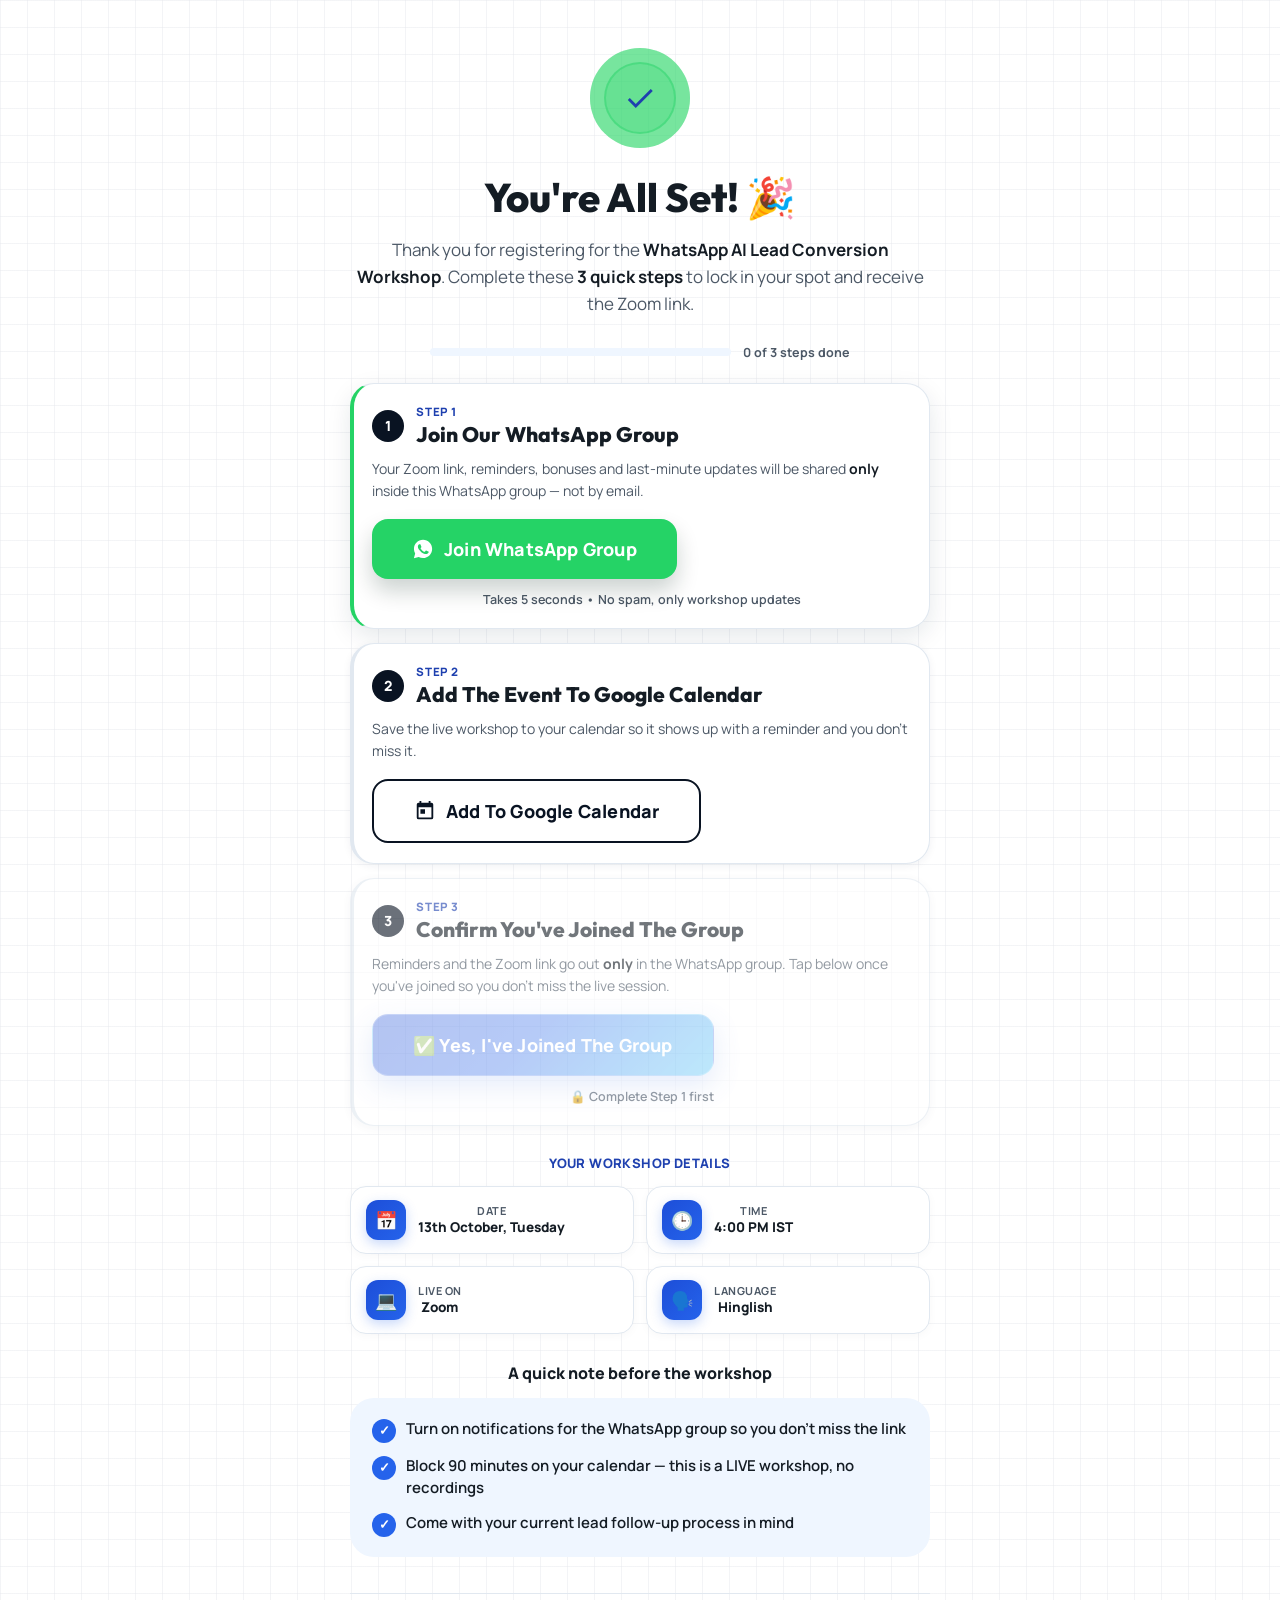
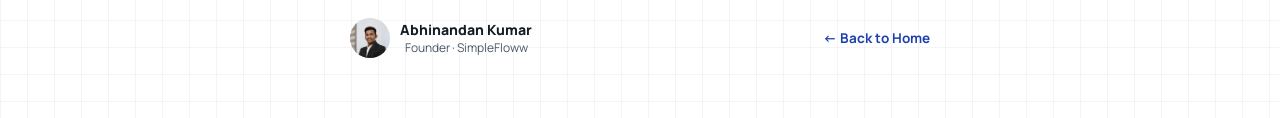
<file: thank-you-webinar-whatsapp/index.html>
<!DOCTYPE html>
<html lang="en">
<head>
<meta charset="UTF-8">
<meta name="viewport" content="width=device-width, initial-scale=1.0, viewport-fit=cover">
<title>You're Registered! | WhatsApp AI Lead Conversion Workshop</title>
<!-- Meta Pixel Code -->
<script>
!function(f,b,e,v,n,t,s)
{if(f.fbq)return;n=f.fbq=function(){n.callMethod?
n.callMethod.apply(n,arguments):n.queue.push(arguments)};
if(!f._fbq)f._fbq=n;n.push=n;n.loaded=!0;n.version='2.0';
n.queue=[];t=b.createElement(e);t.async=!0;
t.src=v;s=b.getElementsByTagName(e)[0];
s.parentNode.insertBefore(t,s)}(window, document,'script',
'https://connect.facebook.net/en_US/fbevents.js');
fbq('init', '1283473293637451');
fbq('track', 'PageView');
</script>
<noscript><img height="1" width="1" style="display:none"
src="https://www.facebook.com/tr?id=1283473293637451&ev=PageView&noscript=1"
/></noscript>
<!-- End Meta Pixel Code -->
<meta name="description" content="You're registered for the WhatsApp AI Lead Conversion Workshop. Join the official WhatsApp Group now to get your Zoom link and reminders.">
<meta name="robots" content="noindex">
<link rel="preconnect" href="https://fonts.googleapis.com">
<link rel="preconnect" href="https://fonts.gstatic.com" crossorigin>
<link href="https://fonts.googleapis.com/css2?family=Manrope:wght@400;500;600;700;800&family=Outfit:wght@600;700;800&display=swap" rel="stylesheet">
<link rel="icon" href="data:image/svg+xml,%3Csvg xmlns='http://www.w3.org/2000/svg' viewBox='0 0 100 100'%3E%3Ctext y='.9em' font-size='90'%3E%F0%9F%9A%80%3C/text%3E%3C/svg%3E">
<link rel="stylesheet" href="../css/style.css?v=14">
</head>
<body class="ty-body">

<section class="ty-hero">
  <div class="container ty-hero__inner">

    <div class="ty-icon">
      <div class="ty-icon__ring ty-icon__ring--outer"></div>
      <div class="ty-icon__ring ty-icon__ring--inner">
        <svg viewBox="0 0 24 24" class="ty-icon__check" aria-hidden="true"><path d="M9 16.2 4.8 12l-1.4 1.4L9 19 21 7l-1.4-1.4z"/></svg>
      </div>
    </div>

    <h1 class="ty-title">You're All Set! 🎉</h1>
    <p class="ty-subtitle">Thank you for registering for the <strong>WhatsApp AI Lead Conversion Workshop</strong>. Complete these <strong>3 quick steps</strong> to lock in your spot and receive the Zoom link.</p>

    <div class="ty-progress" aria-live="polite">
      <span class="ty-progress__bar"><span class="ty-progress__fill"></span></span>
      <span class="ty-progress__text">0 of 3 steps done</span>
    </div>

    <ol class="ty-flow">

      <li class="ty-step is-active" data-step="1">
        <div class="ty-step__head">
          <span class="ty-step__num">1</span>
          <div class="ty-step__heading">
            <p class="ty-step__label">Step 1</p>
            <h2 class="ty-step__title">Join Our WhatsApp Group</h2>
          </div>
        </div>
        <p class="ty-step__desc">Your Zoom link, reminders, bonuses and last-minute updates will be shared <strong>only</strong> inside this WhatsApp group — not by email.</p>
        <a href="https://chat.whatsapp.com/BYfnOp9njG03jw4LtduM6a" target="_blank" rel="noopener" class="btn btn--whatsapp btn--large js-join">
          <svg viewBox="0 0 24 24" class="btn__icon" aria-hidden="true"><path d="M12.04 2C6.58 2 2.13 6.45 2.13 11.91c0 1.75.46 3.45 1.32 4.95L2.05 22l5.25-1.38a9.9 9.9 0 0 0 4.74 1.21h.01c5.46 0 9.91-4.45 9.91-9.91C21.96 6.45 17.51 2 12.04 2Zm5.8 14.1c-.24.68-1.4 1.32-1.93 1.4-.5.08-1.11.11-1.79-.11a16.5 16.5 0 0 1-1.63-.6c-2.87-1.24-4.74-4.13-4.89-4.32-.14-.19-1.17-1.56-1.17-2.97 0-1.41.74-2.1 1-2.39.26-.28.57-.35.76-.35.19 0 .38 0 .55.01.18.01.41-.07.64.49.24.58.81 2 .88 2.15.07.15.12.32.02.51-.1.19-.15.31-.29.48-.15.17-.31.38-.44.51-.15.15-.3.31-.13.6.17.29.76 1.25 1.63 2.02 1.12 1 2.06 1.31 2.35 1.46.29.15.46.13.63-.08.17-.2.72-.84.92-1.13.19-.29.38-.24.63-.14.26.1 1.66.78 1.94.92.29.15.48.22.55.34.07.13.07.72-.17 1.4Z"/></svg>
          Join WhatsApp Group
        </a>
        <p class="ty-step__note">Takes 5 seconds &bull; No spam, only workshop updates</p>
      </li>

      <li class="ty-step" data-step="2">
        <div class="ty-step__head">
          <span class="ty-step__num">2</span>
          <div class="ty-step__heading">
            <p class="ty-step__label">Step 2</p>
            <h2 class="ty-step__title">Add The Event To Google Calendar</h2>
          </div>
        </div>
        <p class="ty-step__desc">Save the live workshop to your calendar so it shows up with a reminder and you don't miss it.</p>
        <a href="https://calendar.google.com/calendar/render?action=TEMPLATE&amp;text=WhatsApp+Automation+Workshop+with+Abhinandan+Kumar&amp;dates=20261013T160000/20261013T173000&amp;ctz=Asia/Kolkata&amp;details=LIVE+on+Zoom.+Your+Zoom+link+and+reminders+are+shared+inside+the+WhatsApp+group.&amp;location=Zoom" target="_blank" rel="noopener" class="btn btn--outline btn--large js-calendar">
          <svg viewBox="0 0 24 24" class="btn__icon" aria-hidden="true"><path d="M19 3h-1V1h-2v2H8V1H6v2H5a2 2 0 0 0-2 2v14a2 2 0 0 0 2 2h14a2 2 0 0 0 2-2V5a2 2 0 0 0-2-2Zm0 16H5V8h14v11ZM7 10h5v5H7v-5Z"/></svg>
          Add To Google Calendar
        </a>
      </li>

      <li class="ty-step" data-step="3">
        <div class="ty-step__head">
          <span class="ty-step__num">3</span>
          <div class="ty-step__heading">
            <p class="ty-step__label">Step 3</p>
            <h2 class="ty-step__title">Confirm You've Joined The Group</h2>
          </div>
        </div>
        <p class="ty-step__desc">Reminders and the Zoom link go out <strong>only</strong> in the WhatsApp group. Tap below once you've joined so you don't miss the live session.</p>
        <button type="button" class="btn btn--primary btn--large ty-confirm-btn js-confirm">✅ Yes, I've Joined The Group</button>
        <p class="ty-step__note js-confirm-hint" hidden>🔒 Complete Step 1 first</p>
        <p class="ty-confirmed">🎉 Confirmed! Keep an eye on the WhatsApp group — your Zoom link and reminders will arrive there.</p>
      </li>

    </ol>

    <div class="ty-details">
      <p class="ty-details__title">Your Workshop Details</p>
      <div class="info-cards ty-details__grid">
        <div class="info-card">
          <span class="info-card__icon">📅</span>
          <div>
            <p class="info-card__label">Date</p>
            <p class="info-card__value">13th October, Tuesday</p>
          </div>
        </div>
        <div class="info-card">
          <span class="info-card__icon">🕒</span>
          <div>
            <p class="info-card__label">Time</p>
            <p class="info-card__value">4:00 PM IST</p>
          </div>
        </div>
        <div class="info-card">
          <span class="info-card__icon">💻</span>
          <div>
            <p class="info-card__label">Live On</p>
            <p class="info-card__value">Zoom</p>
          </div>
        </div>
        <div class="info-card">
          <span class="info-card__icon">🗣️</span>
          <div>
            <p class="info-card__label">Language</p>
            <p class="info-card__value">Hinglish</p>
          </div>
        </div>
      </div>
    </div>

    <div class="ty-tips">
      <p class="ty-tips__title">A quick note before the workshop</p>
      <ul class="check-list check-list--good ty-tips__list">
        <li><span class="check-list__icon">✓</span>Turn on notifications for the WhatsApp group so you don't miss the link</li>
        <li><span class="check-list__icon">✓</span>Block 90 minutes on your calendar — this is a LIVE workshop, no recordings</li>
        <li><span class="check-list__icon">✓</span>Come with your current lead follow-up process in mind</li>
      </ul>
    </div>

    <footer class="ty-footer">
      <div class="ty-footer__author">
        <img src="../images/abhinandan-kumar.png" alt="Abhinandan Kumar" class="ty-footer__avatar">
        <div>
          <p class="ty-footer__name">Abhinandan Kumar</p>
          <p class="ty-footer__role">Founder &middot; SimpleFloww</p>
        </div>
      </div>
      <a href="../index.html" class="ty-footer__back">&larr; Back to Home</a>
    </footer>

  </div>
</section>

<script>
(function () {
  var KEY = "tyWebinarSteps";
  var state = { joined: false, calendar: false, confirmed: false };
  try {
    var saved = JSON.parse(sessionStorage.getItem(KEY));
    if (saved) {
      state.joined = !!saved.joined;
      state.calendar = !!saved.calendar;
      state.confirmed = !!saved.confirmed;
    }
  } catch (e) {}

  var steps = document.querySelectorAll(".ty-step");
  var joinBtn = document.querySelector(".js-join");
  var calendarBtn = document.querySelector(".js-calendar");
  var confirmBtn = document.querySelector(".js-confirm");
  var hint = document.querySelector(".js-confirm-hint");
  var fill = document.querySelector(".ty-progress__fill");
  var progressText = document.querySelector(".ty-progress__text");

  function save() {
    try { sessionStorage.setItem(KEY, JSON.stringify(state)); } catch (e) {}
  }

  // Step 3 stays locked until they've tapped the Step 1 join button — we
  // can't verify real WhatsApp membership from the browser, so this is the
  // closest "make sure" check available.
  function render() {
    var done = [state.joined, state.calendar, state.confirmed];
    var count = done.filter(Boolean).length;
    var confirmLocked = !state.joined;
    var activeSet = false;

    steps.forEach(function (el, i) {
      var locked = i === 2 && confirmLocked;
      var active = !done[i] && !locked && !activeSet;
      if (active) activeSet = true;
      el.classList.toggle("is-done", done[i]);
      el.classList.toggle("is-locked", locked);
      el.classList.toggle("is-active", active);
    });

    confirmBtn.disabled = confirmLocked;
    hint.hidden = !confirmLocked;
    fill.style.width = (count / 3) * 100 + "%";
    progressText.textContent =
      count === 3 ? "All 3 steps done 🎉" : count + " of 3 steps done";
  }

  joinBtn.addEventListener("click", function () {
    state.joined = true;
    save();
    render();
  });
  calendarBtn.addEventListener("click", function () {
    state.calendar = true;
    save();
    render();
  });
  confirmBtn.addEventListener("click", function () {
    if (!state.joined) return;
    state.confirmed = true;
    save();
    render();
  });

  render();
})();
</script>

</body>
</html>
</file>
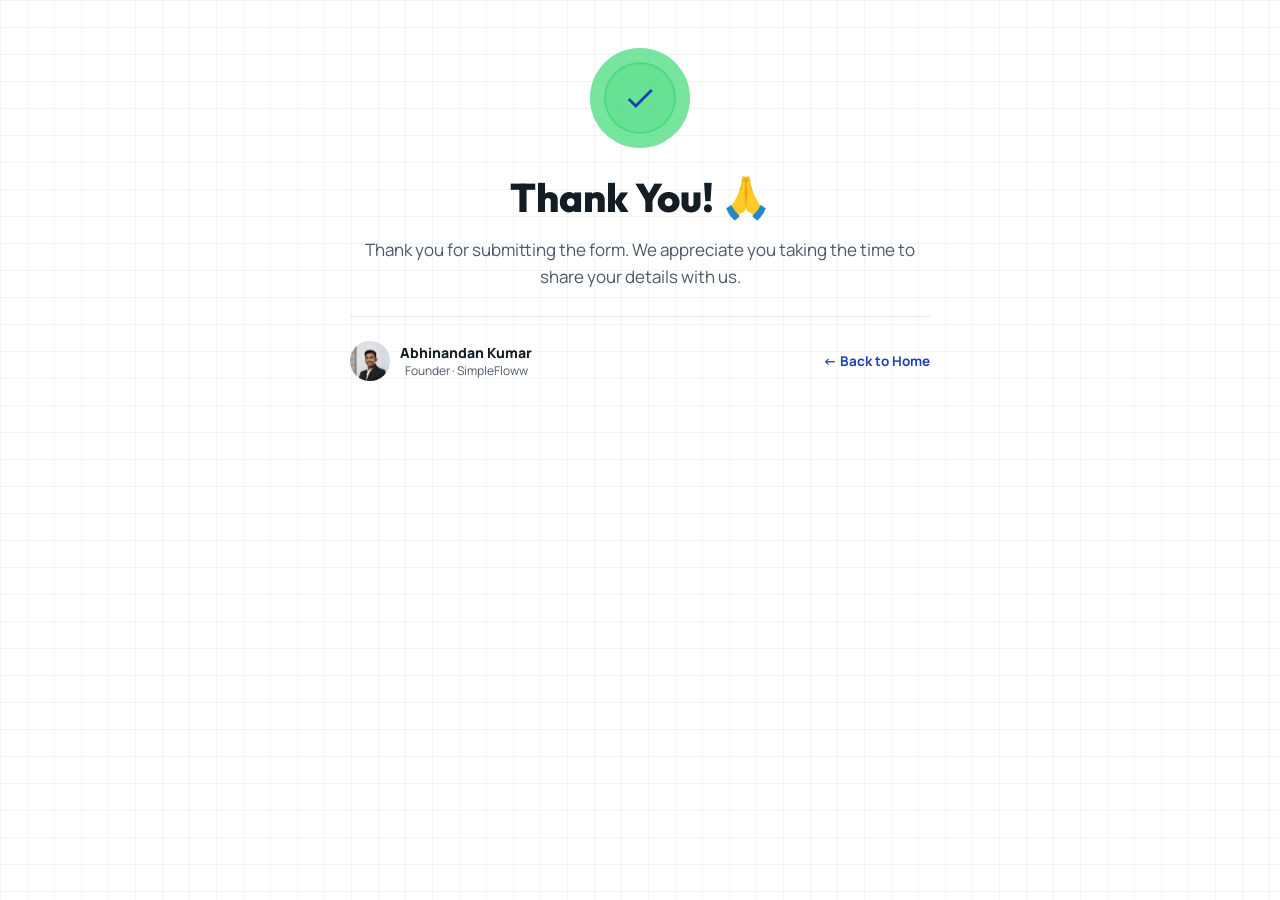
<file: thanks-info/index.html>
<!DOCTYPE html>
<html lang="en">
<head>
<meta charset="UTF-8">
<meta name="viewport" content="width=device-width, initial-scale=1.0, viewport-fit=cover">
<title>Thank You | WhatsApp AI Lead Conversion Workshop</title>
<meta name="description" content="Thank you for submitting the form.">
<meta name="robots" content="noindex">
<link rel="preconnect" href="https://fonts.googleapis.com">
<link rel="preconnect" href="https://fonts.gstatic.com" crossorigin>
<link href="https://fonts.googleapis.com/css2?family=Manrope:wght@400;500;600;700;800&family=Outfit:wght@600;700;800&display=swap" rel="stylesheet">
<link rel="icon" href="data:image/svg+xml,%3Csvg xmlns='http://www.w3.org/2000/svg' viewBox='0 0 100 100'%3E%3Ctext y='.9em' font-size='90'%3E%F0%9F%9A%80%3C/text%3E%3C/svg%3E">
<link rel="stylesheet" href="../css/style.css?v=14">
</head>
<body class="ty-body">

<section class="ty-hero">
  <div class="container ty-hero__inner">

    <div class="ty-icon">
      <div class="ty-icon__ring ty-icon__ring--outer"></div>
      <div class="ty-icon__ring ty-icon__ring--inner">
        <svg viewBox="0 0 24 24" class="ty-icon__check" aria-hidden="true"><path d="M9 16.2 4.8 12l-1.4 1.4L9 19 21 7l-1.4-1.4z"/></svg>
      </div>
    </div>

    <h1 class="ty-title">Thank You! 🙏</h1>
    <p class="ty-subtitle">Thank you for submitting the form. We appreciate you taking the time to share your details with us.</p>

    <footer class="ty-footer">
      <div class="ty-footer__author">
        <img src="../images/abhinandan-kumar.png" alt="Abhinandan Kumar" class="ty-footer__avatar">
        <div>
          <p class="ty-footer__name">Abhinandan Kumar</p>
          <p class="ty-footer__role">Founder &middot; SimpleFloww</p>
        </div>
      </div>
      <a href="../index.html" class="ty-footer__back">&larr; Back to Home</a>
    </footer>

  </div>
</section>

</body>
</html>
</file>
<file: css/style.css>
/* ==========================================================================
   Tokens
   ========================================================================== */
:root{
  --navy: #091322;
  --navy-soft: #132238;
  --primary: #2563EB;
  --primary-dark: #1D4ED8;
  --cyan: #38bdf8;
  --green: #2563EB;
  --green-dark: #1D4ED8;
  --green-darker: #1E40AF;
  --green-light: #38bdf8;
  --wa-green: #25D366;
  --amber: #2563EB;
  --amber-dark: #1D4ED8;
  --red: #EF4444;
  --red-dark: #DC2626;

  --bg: #F8FAFC;
  --bg-alt: #EFF6FF;
  --bg-blue: #EEF4FD;
  --bg-navy-tint: #091322;
  --card: #FFFFFF;

  --text: #141C24;
  --text-muted: #4C5866;
  --text-invert: #FFFFFF;
  --border: #E1E8F0;

  --radius-sm: 10px;
  --radius-md: 16px;
  --radius-lg: 24px;
  --shadow-sm: 0 2px 8px rgba(14,42,61,0.06);
  --shadow-md: 0 8px 24px rgba(14,42,61,0.10);
  --shadow-lg: 0 16px 40px rgba(14,42,61,0.16);

  --font: 'Manrope', -apple-system, BlinkMacSystemFont, 'Segoe UI', sans-serif;
  --container: 1120px;
}

/* ==========================================================================
   Reset
   ========================================================================== */
*, *::before, *::after{ box-sizing: border-box; }
html{ scroll-behavior: smooth; }
body{
  margin:0;
  font-family: var(--font);
  color: var(--text);
  background: var(--card);
  -webkit-font-smoothing: antialiased;
  overflow-x: hidden;
}
img,svg{ display:block; max-width:100%; }
ul{ list-style:none; margin:0; padding:0; }
h1,h2,h3,p{ margin:0; }
button{ font-family: inherit; cursor:pointer; border:none; }
a{ color:inherit; text-decoration:none; }

.container{
  width: 100%;
  max-width: var(--container);
  margin: 0 auto;
  padding: 0 20px;
}

/* ==========================================================================
   Buttons
   ========================================================================== */
.btn{
  display:inline-flex;
  align-items:center;
  justify-content:center;
  border-radius: 999px;
  font-weight: 800;
  text-align:center;
  transition: transform .15s ease, box-shadow .15s ease, background .15s ease;
  letter-spacing: .2px;
}
.btn--primary{
  position: relative;
  overflow: hidden;
  background: linear-gradient(135deg, #1d4ed8 0%, #2563eb 45%, #38bdf8 100%);
  color: #FFFFFF;
  box-shadow: 0 10px 24px rgba(37,99,235,0.32);
  border: 1px solid rgba(255,255,255,0.25);
}
.btn--primary::after{
  content:"";
  position:absolute;
  top:0; left:-100%;
  width: 60%; height: 100%;
  background: rgba(255,255,255,0.35);
  transform: skewX(-20deg);
  animation: btnShine 2.5s ease-in-out 1s infinite;
  pointer-events: none;
}
.btn--primary:hover{
  background: linear-gradient(135deg, #1e40af 0%, #1d4ed8 45%, #0ea5e9 100%);
  transform: translateY(-2px) scale(1.01);
  box-shadow: 0 16px 32px rgba(37,99,235,0.45);
}
.btn--primary:active{ transform: translateY(0) scale(0.99); }

@keyframes btnShine{
  0%{ left:-100%; }
  100%{ left: 150%; }
}
@media (prefers-reduced-motion: reduce){
  .btn--primary::after{ animation: none; }
}
.btn--whatsapp{
  position: relative;
  overflow: hidden;
  background: #25D366;
  color: #FFFFFF;
  box-shadow: 0 12px 22px rgba(6,35,26,0.2);
  gap: 10px;
}
.btn--whatsapp::after{
  content:"";
  position:absolute;
  top:0; left:-100%;
  width: 60%; height: 100%;
  background: rgba(255,255,255,0.35);
  transform: skewX(-20deg);
  animation: btnShine 2.5s ease-in-out 1s infinite;
  pointer-events: none;
}
.btn--whatsapp:hover{ background: #1DA851; transform: translateY(-1px) scale(1.01); box-shadow: 0 16px 28px rgba(6,35,26,0.26); }
.btn--whatsapp:active{ transform: translateY(0) scale(0.99); }
@media (prefers-reduced-motion: reduce){
  .btn--whatsapp::after{ animation: none; }
}
.btn--outline{
  background: #FFFFFF;
  color: var(--navy);
  border: 2px solid var(--navy);
  gap: 10px;
}
.btn--outline:hover{ background: var(--bg-alt); transform: translateY(-1px); }
.btn--outline:active{ transform: translateY(0) scale(0.99); }
.btn__icon{ width: 22px; height: 22px; flex-shrink: 0; fill: currentColor; }
.btn--whatsapp .btn__icon{ fill: #FFFFFF; }
.btn[disabled]{ opacity: .55; cursor: not-allowed; }
.btn--primary[disabled]::after{ display: none; }
.btn--primary[disabled]:hover{ background: var(--amber); transform: none; box-shadow: 0 12px 22px rgba(20,32,28,0.14); }
.btn--large{
  width:100%;
  padding: 18px 24px;
  font-size: clamp(15px, 4vw, 18px);
  border-radius: var(--radius-md);
}

/* ==========================================================================
   Hero
   ========================================================================== */
.hero{
  background-color: var(--card);
  background-image:
    radial-gradient(ellipse 70% 55% at 50% 0%, rgba(255,255,255,0.95), transparent 70%),
    linear-gradient(to right, rgba(231,233,238,0.49) 1px, transparent 1px),
    linear-gradient(to bottom, rgba(231,233,238,0.49) 1px, transparent 1px);
  background-size: auto, 27px 27px, 27px 27px;
  padding: 0 0 40px;
  position: relative;
  overflow: hidden;
}
/* ==========================================================================
   Top Navigation
   ========================================================================== */
.top-nav{
  background: rgba(255, 255, 255, 0.95);
  backdrop-filter: blur(12px);
  -webkit-backdrop-filter: blur(12px);
  border-bottom: 1px solid #E2E8F0;
  padding: 12px 0;
  position: sticky;
  top: 0;
  z-index: 50;
  box-shadow: 0 2px 12px rgba(9, 19, 34, 0.04);
}
.top-nav__inner{
  display: flex;
  align-items: center;
  justify-content: space-between;
}
.top-nav__brand{
  display: flex;
  align-items: center;
  gap: 12px;
}
.brand-logo-text{
  font-family: 'Outfit', var(--font);
  font-size: 24px;
  font-weight: 900;
  letter-spacing: -0.5px;
  color: #091322;
}
.brand-logo-accent{
  background: linear-gradient(135deg, #1d4ed8 0%, #2563eb 50%, #38bdf8 100%);
  -webkit-background-clip: text;
  -webkit-text-fill-color: transparent;
}
.brand-badge{
  font-size: 11.5px;
  font-weight: 700;
  background: #EFF6FF;
  color: #1D4ED8;
  border: 1px solid #DBEAFE;
  padding: 4px 12px;
  border-radius: 999px;
  display: none;
}
@media (min-width: 640px){
  .brand-badge{ display: inline-flex; }
}
.top-nav__pill{
  font-size: 12px;
  font-weight: 700;
  color: #0F172A;
  background: #F1F5F9;
  padding: 6px 14px;
  border-radius: 999px;
  border: 1px solid #E2E8F0;
}

.hero{
  background-color: #FFFFFF;
  background-image:
    radial-gradient(circle at 50% 0%, rgba(37,99,235,0.08) 0%, transparent 60%),
    linear-gradient(to right, rgba(226,232,240,0.6) 1px, transparent 1px),
    linear-gradient(to bottom, rgba(226,232,240,0.6) 1px, transparent 1px);
  background-size: auto, 32px 32px, 32px 32px;
  padding: 24px 0 40px;
  position: relative;
  overflow: hidden;
}
.hero__inner{ position:relative; z-index:1; }

.trust-pill{
  display: flex;
  align-items: center;
  justify-content: center;
  gap: 8px;
  width: auto;
  max-width: 680px;
  margin: 0 auto 16px;
  text-align: center;
  background: #091322;
  color: #F8FAFC;
  font-size: clamp(12px, 2.4vw, 13.5px);
  font-weight: 700;
  line-height: 1.4;
  padding: 10px 22px;
  border-radius: 999px;
  border: 1px solid rgba(56, 189, 248, 0.25);
  box-shadow: 0 4px 16px rgba(9, 19, 34, 0.1);
}

.eyebrow{
  text-align: center;
  margin-bottom: 16px;
}
.eyebrow--accent{
  display: inline-block;
  color: #1D4ED8;
  background: #EFF6FF;
  border: 1px solid #DBEAFE;
  padding: 6px 18px;
  border-radius: 999px;
  font-size: 12.5px;
  font-weight: 800;
  letter-spacing: .5px;
  text-transform: uppercase;
}
.eyebrow--big{ font-size: 1em; color: #1e40af; }

.hero__title{
  text-align:center;
  font-family: 'Outfit', var(--font);
  font-size: clamp(26px, 6.2vw, 44px);
  line-height: 1.2;
  font-weight: 900;
  color: var(--navy);
  margin: 0 auto 14px;
  max-width: 820px;
}
.hero__title--accent{
  background: linear-gradient(135deg, #1d4ed8 0%, #2563eb 40%, #38bdf8 100%);
  -webkit-background-clip: text;
  -webkit-text-fill-color: transparent;
  color: #2563EB;
}
.hero__title--underline{ text-decoration: underline; text-decoration-color: #2563EB; text-decoration-thickness: 3px; text-underline-offset: 4px; }
.hero__title--small{
  display: block;
  font-size: clamp(18px, 4.4vw, 24px);
  font-weight: 600;
  margin-top: 10px;
}
.hero__title--highlight{
  white-space: nowrap;
  border-bottom: 3px solid #25D366;
  box-shadow: 0 4px 0 -2px #25D366;
  padding-bottom: 1px;
}

.hero__subtitle{
  text-align:center;
  font-size: clamp(15px, 3.6vw, 18px);
  font-weight: 500;
  color: var(--text-muted);
  max-width: 780px;
  margin: 0 auto 26px;
  line-height: 1.6;
}
.hero__subtitle strong{ color: var(--text); font-weight: 800; }

.hero__grid{
  display:flex;
  flex-direction:column;
  gap: 16px;
  max-width: 620px;
  margin: 0 auto 26px;
}

.hero__photo-wrap{
  display:flex;
  flex-direction: column;
  align-items:center;
  justify-content:center;
}
.hero__photo{
  width: 240px;
  height: 240px;
  object-fit: cover;
  object-position: top center;
  border-radius: 50%;
  border: 4px solid #1269ec;
  box-shadow: 0 16px 36px rgba(18,105,236,0.25);
  position: relative;
  z-index: 1;
  background: #fff;
}
.hero__photo-badge{
  background: var(--card);
  border: 1px solid var(--border);
  border-radius: var(--radius-lg);
  box-shadow: var(--shadow-md);
  padding: 14px 20px;
  text-align: center;
  width: 90%;
  max-width: 290px;
  margin-top: -24px;
  position: relative;
  z-index: 2;
}
.hero__photo-badge__name{ font-size: 19px; font-weight: 800; color: #1269ec; }
.hero__photo-badge__role{ font-size: 13.5px; font-weight: 700; color: var(--text); margin-top: 2px; }
.hero__photo-badge__company{ font-size: 12px; font-weight: 600; color: var(--text-muted); margin-top: 2px; }

.media-placeholder{
  display:flex;
  flex-direction:column;
  align-items:center;
  justify-content:center;
  gap:10px;
  background: var(--bg-blue);
  border: 1px solid #DCE4F2;
  border-radius: var(--radius-lg);
  aspect-ratio: 16/9;
  color: #8494AD;
  font-size: 13px;
  font-weight: 600;
  box-shadow: var(--shadow-sm);
}
.media-placeholder__icon{ width:40px; height:40px; fill: #A9B7CE; }

.info-cards{
  display:grid;
  grid-template-columns: 1fr 1fr;
  gap: 12px;
}
.info-card{
  display:flex;
  align-items:center;
  gap:12px;
  background: var(--card);
  border: 1px solid var(--border);
  border-radius: var(--radius-md);
  padding: 13px 15px;
  box-shadow: 0 2px 10px rgba(9,19,34,0.03);
  transition: border-color .2s ease, transform .2s ease;
}
.info-card:hover{ border-color: #93C5FD; transform: translateY(-2px); }
.info-card__icon{
  font-size: 18px;
  width: 40px; height: 40px;
  flex-shrink:0;
  display:flex; align-items:center; justify-content:center;
  background: linear-gradient(135deg, #1d4ed8, #2563eb);
  color: #fff;
  border-radius: 12px;
  box-shadow: 0 4px 12px rgba(37,99,235,0.25);
}
.info-card__label{ font-size: 11px; text-transform: uppercase; letter-spacing: .5px; color: var(--text-muted); font-weight:700; }
.info-card__value{ font-size: 13.5px; font-weight: 800; color: var(--text); }

/* ==========================================================================
   CTA block (repeated component)
   ========================================================================== */
.cta-block{
  max-width: 520px;
  margin: 0 auto;
  text-align:center;
}

.cta-btn-wrap{
  position: relative;
  display: inline-block;
  width: 100%;
}
.live-badge{
  position: absolute;
  top: -13px;
  left: 20px;
  z-index: 2;
  display: inline-flex;
  align-items: center;
  gap: 6px;
  background: #10B981;
  color: #fff;
  font-size: 11px;
  font-weight: 800;
  text-transform: uppercase;
  letter-spacing: .4px;
  padding: 5px 12px;
  border-radius: 999px;
  box-shadow: 0 4px 12px rgba(16,185,129,0.35);
  white-space: nowrap;
}
.live-badge__dot{
  width: 6px; height: 6px;
  border-radius: 50%;
  background: #fff;
  flex-shrink:0;
  animation: regDotBounce 1.5s infinite ease-in-out;
}
.cta-block__title{
  margin-top: 14px;
  font-size: clamp(13px, 3.4vw, 15px);
  font-weight: 700;
}
.price-strike{ color: #94A3B8; text-decoration: line-through; }
.price-free{ color: #10B981; font-weight: 800; }
.hero .price-free, .cta-strip .price-free{ color: #10B981; }
.cta-block__note{
  margin-top: 6px;
  font-size: 12px;
  font-weight: 600;
  opacity: .7;
}

.cta-strip{
  padding: 30px 0;
  border-top: 1px solid var(--border);
  border-bottom: 1px solid var(--border);
}
.cta-strip .cta-block__title{ color: var(--text); }
.cta-strip .cta-block__note{ color: var(--text-muted); }

/* ==========================================================================
   Sections generic
   ========================================================================== */
.section{ padding: 48px 0; }
.section-title{
  text-align:center;
  font-size: clamp(22px, 5.5vw, 32px);
  font-weight: 800;
  line-height:1.25;
  margin-bottom: 8px;
  color: var(--navy);
}
.section-title--light{ color: var(--text-invert); margin-bottom:0; }
.section-title--accent{ color: var(--green-darker); }
.section-title--accent-green{ color: var(--green-darker); margin-bottom: 24px; }
.section-kicker{
  text-align:center;
  font-size: 13px;
  font-weight: 800;
  letter-spacing: 1px;
  text-transform: uppercase;
  color: var(--green-darker);
  margin-bottom: 28px;
}

/* ==========================================================================
   Pain points
   ========================================================================== */
.pain-points{ padding-top: 44px; }
.two-col{ display:grid; grid-template-columns: 1fr; gap: 20px; }

.pain-col{
  border-radius: var(--radius-lg);
  padding: 24px 22px;
  box-shadow: var(--shadow-sm);
}
.pain-col--bad{ background: #FFF1F1; border: 1px solid #FFD9D9; }
.pain-col--good{ background: var(--bg-alt); border: 1px solid #CFE0F7; }
.pain-col__title{
  font-size: 19px;
  font-weight: 800;
  margin-bottom: 16px;
  color: var(--navy);
}

.check-list{ display:flex; flex-direction:column; gap: 12px; }
.check-list li{
  display:flex;
  align-items:flex-start;
  gap: 10px;
  font-size: 15px;
  line-height:1.5;
  font-weight: 600;
  color: var(--text);
}
.check-list__icon{
  flex-shrink:0;
  width: 24px; height:24px;
  border-radius: 50%;
  display:flex; align-items:center; justify-content:center;
  font-size: 13px;
  font-weight: 800;
  margin-top: 1px;
}
.check-list--bad .check-list__icon{ background: var(--red); color:#fff; }
.check-list--good .check-list__icon{ background: var(--green); color:#fff; }
.check-list--compact li{ font-size: 13.5px; }
.check-list--wide{ max-width: 720px; margin:0 auto; }

/* ==========================================================================
   Curriculum / stages
   ========================================================================== */
.curriculum{ background: var(--bg-alt); }
.curriculum .section-title{ max-width: 780px; margin-left:auto; margin-right:auto; }

.stage-grid{
  display:grid;
  grid-template-columns: 1fr;
  gap: 18px;
}
.stage-card{
  background: var(--card);
  border: 1px solid var(--border);
  border-radius: var(--radius-lg);
  padding: 22px;
  box-shadow: var(--shadow-sm);
}
.stage-card__num{
  display:inline-block;
  background: linear-gradient(135deg, #1d4ed8, #2563eb);
  color: #fff;
  font-size: 12px;
  font-weight: 800;
  padding: 4px 14px;
  border-radius: 999px;
  margin-bottom: 12px;
  letter-spacing: .5px;
  box-shadow: 0 4px 10px rgba(37,99,235,0.25);
}
.stage-card__title{ font-size: 18px; font-weight: 800; color: var(--navy); margin-bottom: 6px; }
.stage-card__sub{ font-size: 13.5px; color: var(--text-muted); font-weight:600; margin-bottom: 14px; line-height:1.4; }
.stage-card__discover{ font-size: 12px; font-weight: 800; text-transform: uppercase; letter-spacing:.4px; color: #2563eb; margin-bottom: 10px; }

/* ==========================================================================
   Demo / SEE IT
   ========================================================================== */
.demo{
  background: linear-gradient(145deg, #091322 0%, #101e33 60%, #0d2847 100%);
  color: var(--text-invert);
  border-radius: var(--radius-lg);
  margin: 0 16px;
  padding: 48px 0;
  border: 1px solid rgba(56, 189, 248, 0.2);
  box-shadow: 0 20px 60px rgba(9, 19, 34, 0.4);
}
.demo .container{ max-width: 720px; }
.demo__seeit{
  text-align:center;
  font-size: clamp(32px, 8vw, 48px);
  font-weight: 900;
  color: #38bdf8;
  text-shadow: 0 0 30px rgba(56, 189, 248, 0.4);
  margin: 4px 0 16px;
}
.demo__desc{
  text-align:center;
  font-size: 15px;
  color: rgba(255,255,255,0.85);
  margin-bottom: 24px;
}
.feature-grid{
  display:grid;
  grid-template-columns: 1fr 1fr;
  gap: 10px;
}
.feature-pill{
  background: rgba(255,255,255,0.06);
  border: 1px solid rgba(255,255,255,0.14);
  border-radius: var(--radius-md);
  padding: 12px 14px;
  font-size: 13.5px;
  font-weight: 700;
  color: #FFFFFF;
  transition: background .2s, border-color .2s;
}
.feature-pill:hover{
  background: rgba(37,99,235,0.22);
  border-color: #38bdf8;
}
.feature-pill__check{
  color: #38bdf8;
  font-weight: 800;
  margin-right: 2px;
}

/* ==========================================================================
   Testimonials
   ========================================================================== */
.testimonials .section-title{ margin-bottom: 30px; line-height:1.3; }
.testimonial-grid{
  display:grid;
  grid-template-columns: 1fr 1fr;
  gap: 14px;
}
.testimonial-card{
  background: var(--card);
  border: 1px solid var(--border);
  border-radius: var(--radius-md);
  padding: 12px;
  box-shadow: var(--shadow-sm);
  text-align:center;
}
.media-placeholder--sm{ aspect-ratio: 4/3; margin-bottom: 10px; border-radius: var(--radius-sm); }
.media-placeholder--sm .media-placeholder__icon{ width:26px; height:26px; }
.testimonial-card__name{ font-size: 13.5px; font-weight: 800; color: var(--navy); }
.testimonial-card__role{ font-size: 11.5px; color: var(--text-muted); font-weight:600; }

/* ==========================================================================
   Trainer
   ========================================================================== */
.trainer{ background: var(--bg-alt); }
.trainer-card{
  background: var(--card);
  border: 1px solid var(--border);
  border-radius: var(--radius-lg);
  padding: 26px 22px;
  box-shadow: var(--shadow-sm);
  display:flex;
  flex-direction:column;
  align-items:center;
  gap: 18px;
  text-align:center;
}
.media-placeholder--photo{
  width: 140px; height:140px; aspect-ratio: auto;
  border-radius: 50%;
  background: var(--bg-alt);
  border: 1px solid #CFE0F7;
  color: #4C7FC7;
  overflow: hidden;
  padding: 0;
}
.media-placeholder--photo .media-placeholder__icon{ width: 48px; height:48px; fill:#4C7FC7; }
.trainer-photo{
  width: 100%;
  height: 100%;
  object-fit: cover;
  object-position: center top;
  border-radius: 50%;
}
.trainer-card__name{ font-size: 22px; font-weight: 800; color: var(--navy); }
.trainer-card__title{ font-size: 14.5px; font-weight: 700; color: var(--green-darker); margin-top: 4px; }
.trainer-card__bio{ font-size: 14.5px; color: var(--text-muted); margin-top: 12px; line-height:1.6; }
.trainer-card__mission{ font-size: 14.5px; margin-top: 12px; }
.flow-line{
  display:flex;
  flex-wrap:wrap;
  align-items:center;
  justify-content:center;
  gap: 6px;
  margin-top: 16px;
}
.flow-line span:not(.flow-line__arrow){
  background: var(--bg-alt);
  border: 1px solid #CFE0F7;
  border-radius: 999px;
  padding: 6px 12px;
  font-size: 12.5px;
  font-weight: 700;
  color: var(--green-darker);
}
.flow-line__arrow{ color: var(--text-muted); font-weight:700; }
.trainer-card__note{ font-size: 13px; color: var(--text-muted); margin-top: 16px; font-style: italic; }

/* ==========================================================================
   Bonuses
   ========================================================================== */
.bonus-grid{
  display:grid;
  grid-template-columns: 1fr;
  gap: 16px;
  margin-bottom: 26px;
}
.bonus-card{
  background: var(--card);
  border: 1px solid var(--border);
  border-top: 4px solid #2563EB;
  border-radius: var(--radius-md);
  padding: 22px 20px;
  box-shadow: 0 4px 14px rgba(9,19,34,0.04);
  transition: transform .2s ease, box-shadow .2s ease, border-color .2s ease;
}
.bonus-card:hover{
  border-color: #93C5FD;
  transform: translateY(-3px);
  box-shadow: 0 12px 30px rgba(37,99,235,0.12);
}
.bonus-card__img{
  display:block;
  width:100%;
  aspect-ratio: 1 / 1;
  object-fit: contain;
  background: var(--bg-soft, #f4f6f8);
  border-radius: 8px;
  margin-bottom: 14px;
}
.bonus-card__tag{
  display:inline-block;
  background: #EFF6FF;
  color: #1D4ED8;
  border: 1px solid #DBEAFE;
  font-size: 11px;
  font-weight: 800;
  padding: 3px 12px;
  border-radius: 999px;
  margin-bottom: 10px;
  letter-spacing:.4px;
}
.bonus-card__title{ font-size: 16px; font-weight: 800; color: var(--navy); margin-bottom: 8px; line-height:1.35; }
.bonus-card__desc{ font-size: 13.5px; color: var(--text-muted); line-height:1.5; margin-bottom: 10px; }
.bonus-card__value{ font-size: 14px; font-weight: 800; color: #2563EB; }

.bonus-summary{
  background: linear-gradient(135deg, #091322 0%, #132238 100%);
  border: 1px solid rgba(56, 189, 248, 0.25);
  color: var(--text-invert);
  border-radius: var(--radius-lg);
  padding: 30px 22px;
  text-align:center;
  box-shadow: 0 16px 40px rgba(9,19,34,0.3);
}
.bonus-summary__label{ font-size: 14px; font-weight: 700; opacity:.85; margin-bottom: 8px; }
.bonus-summary__total{ font-size: clamp(20px,5vw,26px); font-weight: 800; margin-bottom: 6px; }
.bonus-summary__total span{ color: #38bdf8; }
.bonus-summary__price{ font-size: 14px; font-weight: 700; opacity:.8; margin-bottom: 6px; }
.bonus-summary__free{ font-size: clamp(20px,5vw,28px); font-weight: 800; color: #25D366; }

/* ==========================================================================
   Walk away
   ========================================================================== */
.walk-away{ background: var(--bg-alt); }

/* ==========================================================================
   FAQ
   ========================================================================== */
.faq-list{ max-width: 720px; margin: 0 auto; display:flex; flex-direction:column; gap: 12px; }
.faq-item{
  background: var(--card);
  border: 1px solid var(--border);
  border-radius: var(--radius-md);
  padding: 4px 18px;
  box-shadow: var(--shadow-sm);
}
.faq-item summary{
  cursor:pointer;
  list-style:none;
  padding: 16px 0;
  font-size: 15px;
  font-weight: 700;
  color: var(--navy);
  display:flex;
  align-items:center;
  justify-content:space-between;
  gap: 10px;
}
.faq-item summary::-webkit-details-marker{ display:none; }
.faq-item summary::after{
  content:"+";
  font-size: 20px;
  font-weight: 700;
  color: var(--green-darker);
  flex-shrink:0;
  transition: transform .2s ease;
}
.faq-item[open] summary::after{ content:"−"; }
.faq-item p{
  font-size: 14px;
  color: var(--text-muted);
  line-height:1.6;
  padding-bottom: 16px;
}

/* ==========================================================================
   Final CTA
   ========================================================================== */
.final-cta{ padding-bottom: 90px; }
.final-cta__title{
  text-align:center;
  font-size: clamp(20px,5vw,28px);
  font-weight: 800;
  color: var(--navy);
  margin-bottom: 22px;
  max-width: 620px;
  margin-left:auto; margin-right:auto;
}

/* ==========================================================================
   Footer
   ========================================================================== */
.site-footer{
  background: var(--navy);
  color: rgba(255,255,255,0.6);
  padding: 20px 0 100px;
  text-align:center;
  font-size: 12.5px;
}

/* ==========================================================================
   Sticky CTA bar
   ========================================================================== */
.sticky-cta{
  position: fixed;
  left:0; right:0; bottom:0;
  z-index: 40;
  background: rgba(255, 255, 255, 0.94);
  backdrop-filter: blur(12px);
  -webkit-backdrop-filter: blur(12px);
  border-top: 1px solid var(--border);
  box-shadow: 0 -8px 28px rgba(9,19,34,0.1);
  display: flex;
  align-items:center;
  justify-content: space-between;
  gap: 16px;
  padding: 16px 20px;
  padding-bottom: max(16px, env(safe-area-inset-bottom));
  transform: translateY(0);
  transition: transform .3s ease;
}
.sticky-cta.is-hidden{ transform: translateY(120%); }

.sticky-cta__left{ display:flex; flex-direction:column; gap:2px; line-height:1.2; flex-shrink:0; }
.sticky-cta__price-row{ display:flex; align-items:baseline; gap:10px; }
.sticky-cta__price-free{ font-size: clamp(24px, 5vw, 32px); font-weight: 800; color: #25D366; }
.sticky-cta__price-row .price-strike{ font-size: clamp(15px, 3vw, 20px); color: #94A3B8; }
.sticky-cta__urgency{
  font-size: clamp(12px, 2.4vw, 15px);
  font-weight: 800;
  text-transform: uppercase;
  letter-spacing: .3px;
  color: #2563EB;
}

.sticky-cta__badge-pill{
  position: absolute;
  top: -16px;
  left: 50%;
  transform: translateX(-50%);
  background: linear-gradient(135deg, #091322, #132238);
  border: 1px solid rgba(56, 189, 248, 0.3);
  color: #38bdf8;
  font-size: 13px;
  font-weight: 800;
  padding: 9px 20px;
  border-radius: 999px;
  box-shadow: 0 4px 14px rgba(9,19,34,0.2);
  white-space: nowrap;
  display: none;
}

.sticky-cta__right{ flex-shrink:0; width:auto; }
.sticky-cta .btn{ padding: 18px 32px; font-size: clamp(16px, 3vw, 20px); }
.sticky-cta .live-badge{ font-size: 11px; padding: 5px 10px; top: -13px; left: 16px; }

@media (min-width: 480px){
  .sticky-cta__badge-pill{ display: block; }
}

/* ==========================================================================
   Modal
   ========================================================================== */
.modal{
  position: fixed;
  inset:0;
  z-index: 100;
  display:flex;
  align-items:flex-end;
  visibility: hidden;
  opacity:0;
  transition: opacity .25s ease, visibility .25s ease;
}
.modal.is-open{ visibility:visible; opacity:1; }
.modal__backdrop{
  position:absolute; inset:0;
  background: rgba(14,42,61,0.55);
  backdrop-filter: blur(2px);
}
.modal__panel{
  position:relative;
  z-index:1;
  background: var(--card);
  width:100%;
  max-height: 92vh;
  overflow-y:auto;
  border-radius: 24px 24px 0 0;
  padding: 28px 22px calc(28px + env(safe-area-inset-bottom));
  transform: translateY(100%);
  transition: transform .3s ease;
}
.modal.is-open .modal__panel{ transform: translateY(0); }
.modal__close{
  position:absolute;
  top:14px; right:14px;
  width:32px; height:32px;
  border-radius:50%;
  background: var(--bg-alt);
  color: var(--navy);
  font-size:20px;
  display:flex; align-items:center; justify-content:center;
}
.modal__title{ font-size: 21px; font-weight: 800; color: var(--navy); text-align:center; }
.modal__subtitle{ font-size: 13.5px; color: var(--text-muted); text-align:center; margin-top:6px; margin-bottom: 22px; font-weight:600; }

.reg-form{ display:flex; flex-direction:column; gap: 14px; }
.reg-form__field{ display:flex; flex-direction:column; gap: 6px; }
.reg-form__field span{ font-size: 13px; font-weight: 700; color: var(--text); }
.reg-form__field input{
  border: 1.5px solid var(--border);
  border-radius: var(--radius-sm);
  padding: 13px 14px;
  font-size: 15px;
  font-family: inherit;
  background: var(--bg);
  color: var(--text);
  outline:none;
  transition: border-color .15s ease;
}
.reg-form__field input:focus{ border-color: var(--green); }

.reg-form__field .iti{ display: block; width: 100%; }
.reg-form__field .iti input{ width: 100%; }
.reg-form__field .iti__selected-country{ padding: 0 8px 0 12px; border-radius: var(--radius-sm) 0 0 var(--radius-sm); }
.reg-form__field .iti__selected-country:hover,
.reg-form__field .iti__selected-country:focus{ background: var(--bg-alt); }
.reg-form__field .iti__selected-country-primary{ gap: 6px; }
.reg-form__field .iti__dial-code{ color: var(--text-muted); }
.reg-form__field .iti__search-input{
  border: 1.5px solid var(--border);
  border-radius: var(--radius-sm);
  padding: 10px 12px;
  font-size: 14px;
  font-family: inherit;
}
.reg-form__submit{ margin-top: 6px; }
.reg-form__submit-dots{ display: flex; align-items: center; justify-content: center; gap: 7px; }
.reg-form__dot{
  width: 8px; height: 8px;
  border-radius: 50%;
  background: currentColor;
  animation: regDotBounce 1.2s infinite ease-in-out both;
}
.reg-form__dot:nth-child(1){ animation-delay: -0.24s; }
.reg-form__dot:nth-child(2){ animation-delay: -0.12s; }
.reg-form__dot:nth-child(3){ animation-delay: 0s; }
@keyframes regDotBounce{
  0%, 80%, 100%{ transform: scale(0.6); opacity: 0.5; }
  40%{ transform: scale(1); opacity: 1; }
}
.reg-form__submit[disabled]{ opacity: 0.85; cursor: default; }
.reg-form__privacy{ font-size: 11.5px; color: var(--text-muted); text-align:center; margin-top: 8px; line-height:1.5; }

.reg-form__step{ display:flex; flex-direction:column; gap: 14px; }
.reg-form__step[hidden]{ display:none; }
.reg-form__step-counter{
  font-size: 12px;
  font-weight: 700;
  color: var(--text-muted);
  text-transform: uppercase;
  letter-spacing: .4px;
  margin-bottom: -8px;
}
.reg-form__question{ font-size: 16px; font-weight: 800; color: var(--navy); line-height:1.4; }
.reg-form__options{ display:flex; flex-direction:column; gap: 10px; }
.reg-form__option{
  display:flex;
  align-items:center;
  gap: 12px;
  border: 1.5px solid var(--border);
  border-radius: var(--radius-sm);
  padding: 13px 14px;
  font-size: 14.5px;
  font-weight: 600;
  color: var(--text);
  background: var(--bg);
  cursor:pointer;
  transition: border-color .15s ease, background .15s ease;
}
.reg-form__option input{
  width: 18px;
  height: 18px;
  accent-color: var(--green);
  flex-shrink:0;
}
.reg-form__option:has(input:checked){
  border-color: var(--green);
  background: var(--bg-alt);
  color: var(--green-darker);
}

/* ==========================================================================
   Tablet / Desktop
   ========================================================================== */
@media (min-width: 640px){
  .two-col{ grid-template-columns: 1fr 1fr; }
  .hero__grid{ flex-direction:row; align-items:center; max-width: 900px; }
  .hero__grid .hero__photo-wrap{ flex: 1.1; }
  .hero__grid .info-cards{ flex: 1; grid-template-columns: 1fr 1fr; align-self:stretch; }
  .info-cards{ grid-template-columns: repeat(4, 1fr); max-width: 720px; }
  .stage-grid{ grid-template-columns: 1fr 1fr; }
  .feature-grid{ grid-template-columns: 1fr 1fr 1fr 1fr; }
  .testimonial-grid{ grid-template-columns: repeat(3, 1fr); }
  .bonus-grid{ grid-template-columns: 1fr 1fr; }
  .trainer-card{ flex-direction:row; text-align:left; align-items:flex-start; padding: 36px; }
  .trainer-card__name, .trainer-card__title{ }
  .flow-line{ justify-content:flex-start; }
  .modal{ align-items:center; justify-content:center; }
  .modal__panel{ max-width: 460px; border-radius: 24px; transform: translateY(20px) scale(.98); }
  .modal.is-open .modal__panel{ transform: translateY(0) scale(1); }
  .btn--large{ width:auto; padding: 18px 40px; }
  .cta-block{ max-width: 620px; }
  .cta-btn-wrap{ width:auto; display:inline-block; }
}

@media (min-width: 960px){
  .hero__title{ max-width: 900px; margin-left:auto; margin-right:auto; }
  .stage-grid{ grid-template-columns: 1fr 1fr 1fr; }
}

@media (hover:hover) and (pointer:fine){
  .stage-card:hover, .bonus-card:hover, .testimonial-card:hover{
    box-shadow: var(--shadow-md);
    transform: translateY(-2px);
  }
  .stage-card, .bonus-card, .testimonial-card{ transition: box-shadow .2s ease, transform .2s ease; }
}

/* ==========================================================================
   Thank You page
   ========================================================================== */
.ty-body{ background: var(--card); }

.ty-hero{
  background-color: var(--card);
  background-image:
    linear-gradient(to right, rgba(231,233,238,0.49) 1px, transparent 1px),
    linear-gradient(to bottom, rgba(231,233,238,0.49) 1px, transparent 1px);
  background-size: 27px 27px, 27px 27px;
  min-height: 100vh;
  padding: 48px 0 60px;
}
.ty-hero__inner{ max-width: 620px; margin: 0 auto; padding: 0 20px; text-align: center; }

.ty-icon{ position: relative; width: 100px; height: 100px; margin: 0 auto 24px; }
.ty-icon__ring{ position: absolute; inset: 0; border-radius: 50%; }
.ty-icon__ring--outer{ background: rgba(37,211,102,0.12); }
.ty-icon__ring--outer::before,
.ty-icon__ring--outer::after{
  content: "";
  position: absolute;
  inset: 0;
  border-radius: 50%;
  background: rgba(37,211,102,0.35);
  animation: tyPulseRing 2.2s ease-out infinite;
}
.ty-icon__ring--outer::after{ animation-delay: 1.1s; }
.ty-icon__ring--inner{
  inset: 14px;
  background: rgba(37,211,102,0.18);
  border: 2px solid rgba(37,211,102,0.4);
  display: flex;
  align-items: center;
  justify-content: center;
  animation: tyBlink 2.2s ease-in-out infinite;
}
.ty-icon__check{ width: 34px; height: 34px; fill: var(--green-darker); }

@keyframes tyPulseRing{
  0%{ transform: scale(0.75); opacity: 0.7; }
  100%{ transform: scale(1.7); opacity: 0; }
}
@keyframes tyBlink{
  0%, 100%{ opacity: 1; }
  50%{ opacity: 0.55; }
}
@media (prefers-reduced-motion: reduce){
  .ty-icon__ring--outer::before,
  .ty-icon__ring--outer::after,
  .ty-icon__ring--inner{ animation: none; }
}

.ty-title{
  font-family: 'Outfit', var(--font);
  font-size: clamp(28px, 7vw, 40px);
  font-weight: 800;
  color: var(--text);
  margin-bottom: 14px;
}
.ty-subtitle{
  font-size: clamp(15px, 3.6vw, 17px);
  color: var(--text-muted);
  line-height: 1.6;
  margin-bottom: 26px;
}
.ty-subtitle strong{ color: var(--text); }

.ty-progress{
  display: flex;
  align-items: center;
  gap: 12px;
  max-width: 420px;
  margin: 0 auto 22px;
}
.ty-progress__bar{
  flex: 1;
  height: 8px;
  background: var(--bg-alt);
  border-radius: 999px;
  overflow: hidden;
}
.ty-progress__fill{
  display: block;
  height: 100%;
  width: 0;
  background: #25D366;
  border-radius: 999px;
  transition: width .4s ease;
}
.ty-progress__text{
  font-size: 12.5px;
  font-weight: 700;
  color: var(--text-muted);
  white-space: nowrap;
}

.ty-flow{
  list-style: none;
  margin: 0 0 28px;
  padding: 0;
  display: flex;
  flex-direction: column;
  gap: 14px;
  text-align: left;
}
.ty-step{
  background: var(--card);
  border: 1px solid var(--border);
  border-left: 4px solid var(--border);
  border-radius: var(--radius-lg);
  box-shadow: var(--shadow-sm);
  padding: 20px 18px;
  transition: border-color .2s ease, box-shadow .2s ease, opacity .2s ease, background .2s ease;
}
.ty-step.is-active{ border-left-color: #25D366; box-shadow: var(--shadow-md); }
.ty-step.is-done{ border-left-color: #25D366; background: rgba(37,211,102,0.05); }
.ty-step.is-locked{ opacity: .6; }
.ty-step__head{ display: flex; align-items: center; gap: 12px; margin-bottom: 10px; }
.ty-step__num{
  flex-shrink: 0;
  width: 32px; height: 32px;
  border-radius: 50%;
  display: inline-flex;
  align-items: center;
  justify-content: center;
  background: var(--navy);
  color: #fff;
  font-size: 14px;
  font-weight: 800;
}
.ty-step.is-done .ty-step__num{ background: #25D366; font-size: 0; }
.ty-step.is-done .ty-step__num::before{ content: "\2713"; font-size: 16px; }
.ty-step__label{
  font-size: 11.5px;
  font-weight: 800;
  text-transform: uppercase;
  letter-spacing: .8px;
  color: var(--green-darker);
  margin-bottom: 2px;
}
.ty-step__title{
  font-family: 'Outfit', var(--font);
  font-size: clamp(17px, 4.6vw, 21px);
  font-weight: 800;
  color: var(--text);
  line-height: 1.3;
}
.ty-step__desc{
  font-size: 14px;
  color: var(--text-muted);
  line-height: 1.6;
  margin-bottom: 16px;
}
.ty-step__desc strong{ color: var(--text); }
.ty-step__note{
  margin-top: 12px;
  font-size: 12.5px;
  color: var(--text-muted);
  font-weight: 600;
  text-align: center;
}
.ty-confirmed{
  display: none;
  background: rgba(37,211,102,0.12);
  border: 1px solid rgba(37,211,102,0.35);
  color: var(--green-darker);
  border-radius: var(--radius-md);
  padding: 14px 16px;
  font-size: 14px;
  font-weight: 700;
  line-height: 1.5;
  text-align: center;
}
.ty-step.is-done .ty-confirmed{ display: block; }
.ty-step.is-done .ty-confirm-btn,
.ty-step.is-done .js-confirm-hint{ display: none; }

.ty-details{ margin-bottom: 28px; }
.ty-details__title{
  font-size: 13px;
  font-weight: 800;
  text-transform: uppercase;
  letter-spacing: .4px;
  color: var(--green-darker);
  margin-bottom: 14px;
}
.ty-details__grid{ grid-template-columns: 1fr 1fr; }

.ty-tips{ text-align: left; margin-bottom: 36px; }
.ty-tips__title{
  font-size: 16px;
  font-weight: 800;
  color: var(--text);
  margin-bottom: 14px;
  text-align: center;
}
.ty-tips__list{ background: var(--bg-alt); border-radius: var(--radius-lg); padding: 20px 22px; }

.ty-footer{
  display: flex;
  flex-direction: column;
  align-items: center;
  gap: 18px;
  padding-top: 24px;
  border-top: 1px solid var(--border);
}
.ty-footer__author{ display: flex; align-items: center; gap: 10px; }
.ty-footer__avatar{ width: 40px; height: 40px; border-radius: 50%; object-fit: cover; object-position: center top; }
.ty-footer__name{ font-size: 14px; font-weight: 800; color: var(--text); }
.ty-footer__role{ font-size: 12px; color: var(--text-muted); }
.ty-footer__back{ font-size: 13.5px; font-weight: 700; color: var(--green-darker); }

@media (min-width: 480px){
  .ty-footer{ flex-direction: row; justify-content: space-between; }
}
</file>
